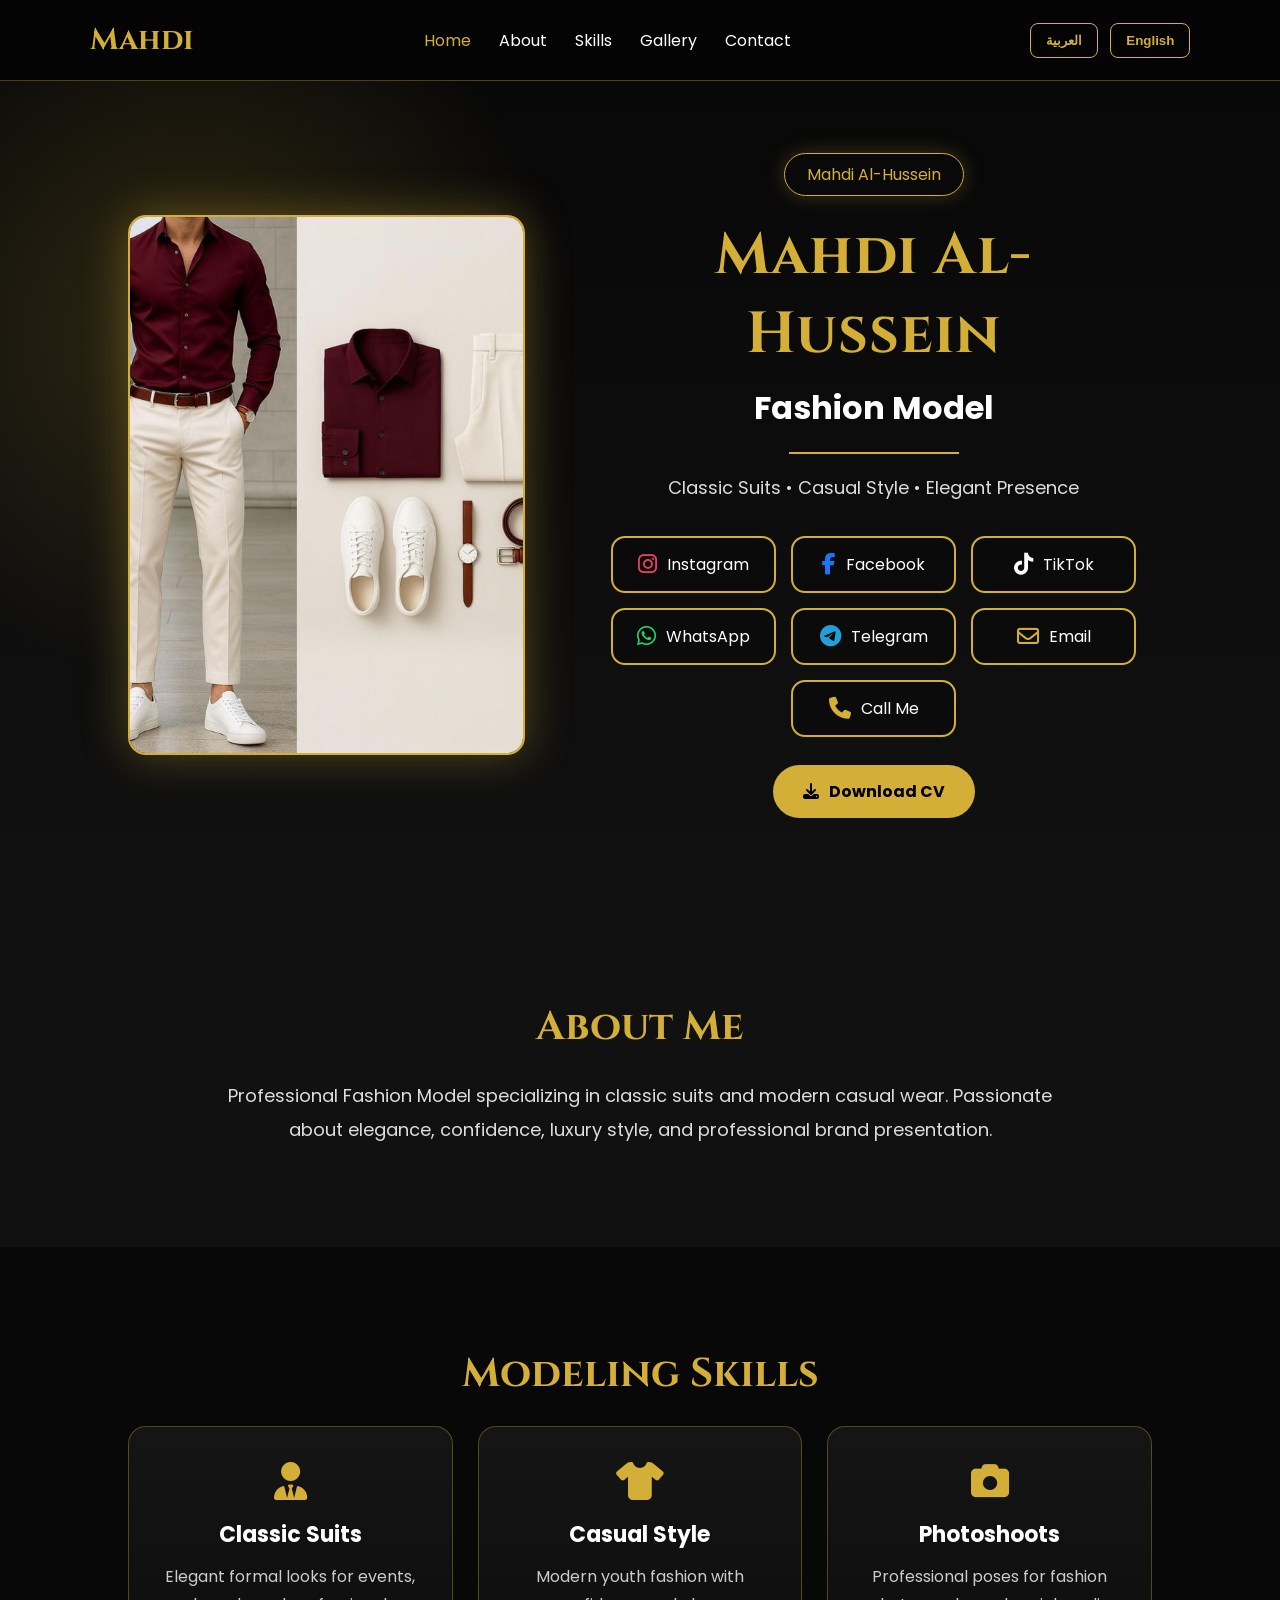
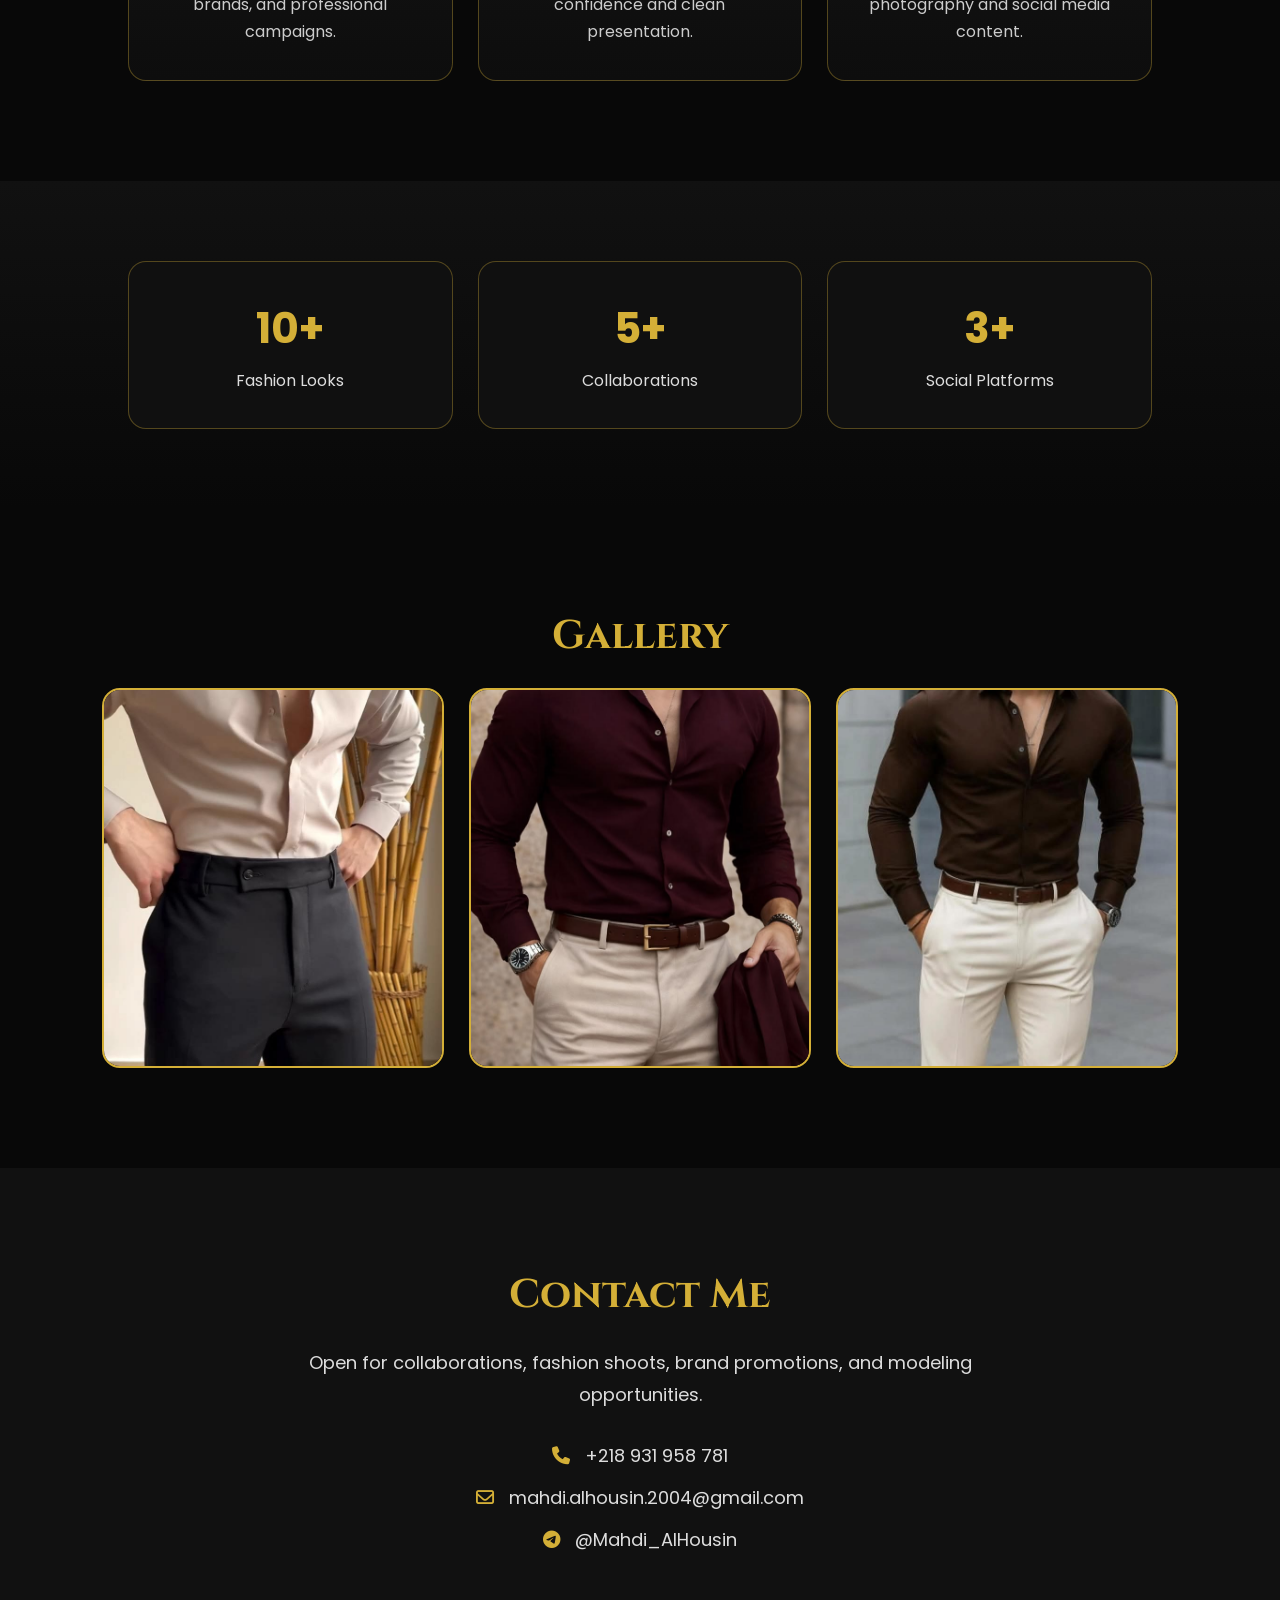
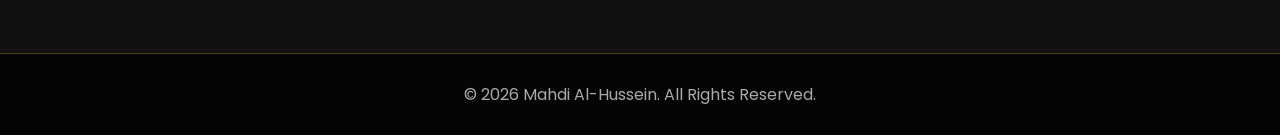
<file: index.html>
<!DOCTYPE html>
<html lang="en">

<head>
    <!-- دعم اللغة العربية والإنجليزية -->
    <meta charset="UTF-8">

    <!-- جعل الموقع مناسب للموبايل والكمبيوتر -->
    <meta name="viewport" content="width=device-width, initial-scale=1.0">

    <!-- عنوان الموقع في المتصفح وجوجل -->
    <title>Mahdi Al-Hussein | Fashion Model</title>

    <!-- وصف الموقع لتحسين ظهوره في Google -->
    <meta name="description"
        content="Mahdi Al-Hussein Fashion Model specialized in classic suits, casual style, fashion shoots, and brand collaborations.">

    <!-- كلمات مفتاحية تساعد في البحث -->
    <meta name="keywords"
        content="Mahdi Al-Hussein, مهدي الحسين, Fashion Model, Model Libya, Classic Suits, Casual Style">

    <!-- ملف التصميم -->
    <link rel="stylesheet" href="style.css">

    <!-- خطوط احترافية -->
    <link
        href="https://fonts.googleapis.com/css2?family=Cinzel:wght@600;700&family=Poppins:wght@300;400;500;600;700&display=swap"
        rel="stylesheet">

    <!-- مكتبة الأيقونات -->
    <link rel="stylesheet" href="https://cdnjs.cloudflare.com/ajax/libs/font-awesome/6.5.0/css/all.min.css">
</head>

<body>

    <!-- زر الرجوع للأعلى -->
    <button class="scroll-top" id="scrollTopBtn">
        <i class="fa-solid fa-arrow-up"></i>
    </button>

    <!-- شريط التنقل -->
    <header class="navbar">

        <!-- شعار الموقع -->
        <div class="logo">Mahdi</div>

        <!-- روابط الأقسام -->
        <nav>
            <a href="#home" id="navHome" class="active">Home</a>
            <a href="#about" id="navAbout">About</a>
            <a href="#skills" id="navSkills">Skills</a>
            <a href="#gallery" id="navGallery">Gallery</a>
            <a href="#contact" id="navContact">Contact</a>
        </nav>

        <!-- أزرار اللغة -->
        <div class="lang-buttons">
            <button onclick="changeLanguage('ar')">العربية</button>
            <button onclick="changeLanguage('en')">English</button>
        </div>

    </header>

    <!-- القسم الرئيسي -->
    <section class="hero" id="home">

        <!-- الصورة الرئيسية المؤقتة -->
        <div class="hero-image reveal">
            <img src="images/profile.jpg" alt="Mahdi Al-Hussein Fashion Model">
        </div>

        <!-- محتوى القسم الرئيسي -->
        <div class="hero-content reveal">

            <span class="small-name" id="smallName">Mahdi Al-Hussein</span>

            <h1 id="name">Mahdi Al-Hussein</h1>

            <h2 id="job">Fashion Model</h2>

            <div class="gold-line"></div>

            <p id="tagline">Classic Suits • Casual Style • Elegant Presence</p>

            <!-- أزرار التواصل -->
            <div class="buttons">

                <a href="https://www.instagram.com/mahdialhousin?igsh=OW5oYm5peHlmZGxp" target="_blank"
                    class="btn instagram">
                    <i class="fa-brands fa-instagram"></i>
                    <span id="btnInstagram">Instagram</span>
                </a>

                <a href="https://www.facebook.com/share/14gAwLz6GDS/" target="_blank" class="btn facebook">
                    <i class="fa-brands fa-facebook-f"></i>
                    <span id="btnFacebook">Facebook</span>
                </a>

                <a href="https://www.tiktok.com/@mahdi.alhousin?_r=1&_t=ZS-96vtLboQy2u" target="_blank"
                    class="btn tiktok">
                    <i class="fa-brands fa-tiktok"></i>
                    <span id="btnTikTok">TikTok</span>
                </a>

                <a href="https://wa.me/218931958781" target="_blank" class="btn whatsapp">
                    <i class="fa-brands fa-whatsapp"></i>
                    <span id="btnWhatsApp">WhatsApp</span>
                </a>

                <a href="https://t.me/Mahdi_AlHousin" target="_blank" class="btn telegram">
                    <i class="fa-brands fa-telegram"></i>
                    <span id="btnTelegram">Telegram</span>
                </a>

                <a href="mailto:mahdi.alhousin.2004@gmail.com" class="btn email">
                    <i class="fa-regular fa-envelope"></i>
                    <span id="btnEmail">Email</span>
                </a>

                <a href="tel:+218931958781" class="btn call">
                    <i class="fa-solid fa-phone"></i>
                    <span id="btnCall">Call Me</span>
                </a>

            </div>

            <!-- زر تحميل CV مؤقت -->
            <a href="cv/Mahdi-CV.pdf" class="download-btn" id="downloadCV" download>
                <i class="fa-solid fa-download"></i>
                Download CV
            </a>

        </div>

    </section>

    <!-- قسم نبذة عني -->
    <section class="about" id="about">

        <h2 id="aboutTitle" class="section-title reveal">About Me</h2>

        <p id="aboutText" class="reveal">
            Professional Fashion Model specializing in classic suits and modern casual wear.
            Passionate about elegance, confidence, luxury style, and professional brand presentation.
        </p>

    </section>

    <!-- قسم المهارات -->
    <section class="skills" id="skills">

        <h2 id="skillsTitle" class="section-title reveal">Modeling Skills</h2>

        <div class="skills-grid">

            <div class="skill-card reveal">
                <i class="fa-solid fa-user-tie"></i>
                <h3 id="skill1Title">Classic Suits</h3>
                <p id="skill1Text">Elegant formal looks for events, brands, and professional campaigns.</p>
            </div>

            <div class="skill-card reveal">
                <i class="fa-solid fa-shirt"></i>
                <h3 id="skill2Title">Casual Style</h3>
                <p id="skill2Text">Modern youth fashion with confidence and clean presentation.</p>
            </div>

            <div class="skill-card reveal">
                <i class="fa-solid fa-camera"></i>
                <h3 id="skill3Title">Photoshoots</h3>
                <p id="skill3Text">Professional poses for fashion photography and social media content.</p>
            </div>

        </div>

    </section>

    <!-- قسم الإحصائيات -->
    <section class="stats">

        <div class="stat-box reveal">
            <h3>10+</h3>
            <p id="stat1">Fashion Looks</p>
        </div>

        <div class="stat-box reveal">
            <h3>5+</h3>
            <p id="stat2">Collaborations</p>
        </div>

        <div class="stat-box reveal">
            <h3>3+</h3>
            <p id="stat3">Social Platforms</p>
        </div>

    </section>

    <!-- قسم معرض الصور -->
    <section class="gallery" id="gallery">

        <h2 id="galleryTitle" class="section-title reveal">Gallery</h2>

        <div class="gallery-grid">

            <img src="images/gallery1.jpg" alt="Gallery 1">
            <img src="images/gallery2.jpg" alt="Gallery 2">
            <img src="images/gallery3.jpg" alt="Gallery 3">

        </div>

    </section>

    <!-- قسم التواصل -->
    <section class="contact" id="contact">

        <h2 id="contactTitle" class="section-title reveal">Contact Me</h2>

        <p id="contactText" class="reveal">
            Open for collaborations, fashion shoots, brand promotions, and modeling opportunities.
        </p>

        <div class="contact-info reveal">

            <p>
                <i class="fa-solid fa-phone"></i>
                +218 931 958 781
            </p>

            <p>
                <i class="fa-regular fa-envelope"></i>
                mahdi.alhousin.2004@gmail.com
            </p>

            <p>
                <i class="fa-brands fa-telegram"></i>
                @Mahdi_AlHousin
            </p>

        </div>

    </section>

    <!-- أسفل الموقع -->
    <footer>
        <p id="footerText">© 2026 Mahdi Al-Hussein. All Rights Reserved.</p>
    </footer>

    <!-- ملف الجافاسكربت -->
    <script src="script.js"></script>

</body>

</html>
</file>
<file: style.css>
/* إعادة ضبط المسافات الافتراضية */
*{
    margin:0;
    padding:0;
    box-sizing:border-box;
}

/* تمرير ناعم بين الأقسام */
html{
    scroll-behavior:smooth;
}

/* تنسيق الصفحة بالكامل */
body{
    background:#070707;
    color:white;
    font-family:'Poppins',sans-serif;
    overflow-x:hidden;
}

/* شريط التنقل العلوي */
.navbar{
    position:fixed;
    top:0;
    left:0;
    width:100%;
    padding:20px 7%;
    display:flex;
    align-items:center;
    justify-content:space-between;
    background:rgba(5,5,5,0.95);
    border-bottom:1px solid rgba(212,175,55,0.35);
    z-index:1000;
    backdrop-filter:blur(12px);
}

/* شعار Mahdi */
.logo{
    color:#d4af37;
    font-size:30px;
    font-weight:700;
    font-family:'Cinzel',serif;
}

/* روابط الناف بار */
.navbar nav{
    display:flex;
    gap:28px;
}

/* شكل روابط الناف بار */
.navbar nav a{
    color:white;
    text-decoration:none;
    font-size:16px;
    transition:0.3s;
}

/* لون الرابط عند المرور */
.navbar nav a:hover,
.navbar nav a.active{
    color:#d4af37;
}

/* أزرار اللغة */
.lang-buttons button{
    background:transparent;
    color:#d4af37;
    border:1px solid #d4af37;
    padding:9px 15px;
    border-radius:8px;
    margin-left:8px;
    cursor:pointer;
    transition:0.3s;
    font-weight:600;
}

/* تأثير أزرار اللغة */
.lang-buttons button:hover{
    background:#d4af37;
    color:black;
}

/* القسم الرئيسي */
.hero{
    min-height:100vh;
    padding:140px 10% 70px;
    display:grid;
    grid-template-columns:1fr 1.4fr;
    gap:70px;
    align-items:center;
    background:
        radial-gradient(circle at 15% 35%, rgba(212,175,55,0.18), transparent 30%),
        linear-gradient(180deg,#070707,#111);
}

/* صندوق الصورة */
.hero-image{
    display:flex;
    justify-content:center;
}

/* الصورة الرئيسية */
.hero-image img{
    width:100%;
    max-width:410px;
    height:540px;
    object-fit:cover;
    border-radius:18px;
    border:2px solid #d4af37;
    box-shadow:0 0 45px rgba(212,175,55,0.35);
}

/* محتوى الهيرو */
.hero-content{
    text-align:center;
}

/* الاسم الصغير */
.small-name{
    display:inline-block;
    color:#d4af37;
    border:1px solid #d4af37;
    padding:8px 22px;
    border-radius:50px;
    margin-bottom:20px;
    box-shadow:0 0 20px rgba(212,175,55,0.25);
}

/* الاسم الكبير */
.hero-content h1{
    font-family:'Cinzel',serif;
    color:#d4af37;
    font-size:58px;
    margin-bottom:10px;
    letter-spacing:1px;
}

/* المهنة */
.hero-content h2{
    font-size:32px;
    margin-bottom:15px;
}

/* الخط الذهبي */
.gold-line{
    width:170px;
    height:2px;
    background:#d4af37;
    margin:20px auto;
}

/* الوصف المختصر */
#tagline{
    color:#ddd;
    font-size:18px;
    margin-bottom:35px;
}

/* حاوية الأزرار */
.buttons{
    display:flex;
    flex-wrap:wrap;
    justify-content:center;
    gap:15px;
}

/* الأزرار */
.btn{
    min-width:165px;
    padding:14px 22px;
    border:2px solid #d4af37;
    border-radius:14px;
    color:white;
    text-decoration:none;
    display:flex;
    justify-content:center;
    align-items:center;
    gap:10px;
    background:rgba(0,0,0,0.25);
    transition:0.3s;
}

/* الأيقونات */
.btn i{
    font-size:22px;
}

/* تأثير الأزرار */
.btn:hover{
    background:#d4af37;
    color:black;
    transform:translateY(-5px);
    box-shadow:0 0 25px rgba(212,175,55,0.45);
}

/* ألوان أيقونات التواصل */
.instagram i{color:#e4405f;}
.facebook i{color:#1877f2;}
.tiktok i{color:white;}
.whatsapp i{color:#25d366;}
.telegram i{color:#229ed9;}
.email i{color:#d4af37;}
.call i{color:#d4af37;}

/* زر تحميل CV */
.download-btn{
    display:inline-flex;
    align-items:center;
    gap:10px;
    margin-top:28px;
    padding:14px 30px;
    background:#d4af37;
    color:black;
    text-decoration:none;
    border-radius:50px;
    font-weight:700;
    transition:0.3s;
}

/* تأثير زر CV */
.download-btn:hover{
    transform:translateY(-4px);
    box-shadow:0 0 25px rgba(212,175,55,0.55);
}

/* عناوين الأقسام */
.section-title{
    color:#d4af37;
    font-size:40px;
    font-family:'Cinzel',serif;
    margin-bottom:25px;
    text-align:center;
}

/* قسم About */
.about{
    padding:100px 10%;
    text-align:center;
    background:#111;
}

/* نص About */
.about p{
    max-width:850px;
    margin:auto;
    line-height:1.9;
    color:#ddd;
    font-size:18px;
}

/* قسم المهارات */
.skills{
    padding:100px 10%;
    background:#080808;
}

/* شبكة المهارات */
.skills-grid{
    display:grid;
    grid-template-columns:repeat(auto-fit,minmax(260px,1fr));
    gap:25px;
}

/* بطاقة المهارة */
.skill-card{
    background:linear-gradient(180deg,#151515,#0d0d0d);
    padding:35px 25px;
    border:1px solid rgba(212,175,55,0.35);
    border-radius:18px;
    text-align:center;
    transition:0.3s;
}

/* تأثير بطاقة المهارة */
.skill-card:hover{
    transform:translateY(-8px);
    box-shadow:0 0 25px rgba(212,175,55,0.25);
}

/* أيقونة المهارة */
.skill-card i{
    font-size:38px;
    color:#d4af37;
    margin-bottom:18px;
}

/* عنوان المهارة */
.skill-card h3{
    margin-bottom:12px;
    font-size:22px;
}

/* نص المهارة */
.skill-card p{
    color:#ccc;
    line-height:1.7;
}

/* قسم الإحصائيات */
.stats{
    padding:80px 10%;
    display:grid;
    grid-template-columns:repeat(auto-fit,minmax(220px,1fr));
    gap:25px;
    background:linear-gradient(180deg,#111,#080808);
}

/* صندوق الإحصائية */
.stat-box{
    text-align:center;
    border:1px solid rgba(212,175,55,0.35);
    padding:35px 20px;
    border-radius:18px;
    background:#101010;
}

/* رقم الإحصائية */
.stat-box h3{
    color:#d4af37;
    font-size:42px;
    margin-bottom:8px;
}

/* نص الإحصائية */
.stat-box p{
    color:#ddd;
}

/* قسم المعرض */
.gallery{
    padding:100px 8%;
    background:#080808;
}

/* شبكة المعرض */
.gallery-grid{
    display:grid;
    grid-template-columns:repeat(auto-fit,minmax(260px,1fr));
    gap:25px;
}

/* صور المعرض */
.gallery-grid img{
    width:100%;
    height:380px;
    object-fit:cover;
    border-radius:18px;
    border:2px solid #d4af37;
    transition:0.4s;
}

/* تأثير صور المعرض */
.gallery-grid img:hover{
    transform:scale(1.04);
    box-shadow:0 0 30px rgba(212,175,55,0.45);
}

/* قسم التواصل */
.contact{
    padding:100px 10%;
    text-align:center;
    background:#111;
}

/* نص التواصل */
.contact > p{
    max-width:750px;
    margin:0 auto 30px;
    color:#ddd;
    line-height:1.8;
    font-size:18px;
}

/* معلومات التواصل */
.contact-info{
    display:flex;
    flex-direction:column;
    align-items:center;
    gap:15px;
}

/* كل سطر تواصل */
.contact-info p{
    color:#ddd;
    font-size:18px;
}

/* أيقونات التواصل */
.contact-info i{
    color:#d4af37;
    margin-right:10px;
}

/* الفوتر */
footer{
    text-align:center;
    padding:28px;
    background:#050505;
    color:#aaa;
    border-top:1px solid rgba(212,175,55,0.35);
}

/* زر الرجوع للأعلى */
.scroll-top{
    position:fixed;
    right:25px;
    bottom:25px;
    width:45px;
    height:45px;
    border-radius:50%;
    border:none;
    background:#d4af37;
    color:black;
    cursor:pointer;
    display:none;
    z-index:2000;
    font-size:18px;
}

/* كلاس الحركة قبل الظهور */
.reveal{
    opacity:0;
    transform:translateY(45px);
    transition:0.8s ease;
}

/* كلاس الحركة بعد الظهور */
.reveal.active{
    opacity:1;
    transform:translateY(0);
}

/* نسخة التابلت والموبايل */
@media(max-width:950px){

    /* ترتيب الناف بار على الجوال */
    .navbar{
        flex-direction:column;
        gap:15px;
        padding:18px;
    }

    /* تصغير روابط الناف */
    .navbar nav{
        flex-wrap:wrap;
        justify-content:center;
        gap:16px;
    }

    /* جعل الهيرو عمود بدل صف */
    .hero{
        grid-template-columns:1fr;
        padding-top:230px;
        gap:40px;
    }

    /* تصغير العنوان */
    .hero-content h1{
        font-size:38px;
    }

    /* تصغير الصورة */
    .hero-image img{
        max-width:330px;
        height:430px;
    }
}

/* نسخة الهواتف الصغيرة */
@media(max-width:500px){

    /* تصغير أزرار اللغة */
    .lang-buttons button{
        padding:8px 12px;
        font-size:13px;
    }

    /* جعل الأزرار بعرض مناسب */
    .btn{
        min-width:140px;
        padding:12px 16px;
    }

    /* تصغير عنوان الأقسام */
    .section-title{
        font-size:32px;
    }
}
</file>
